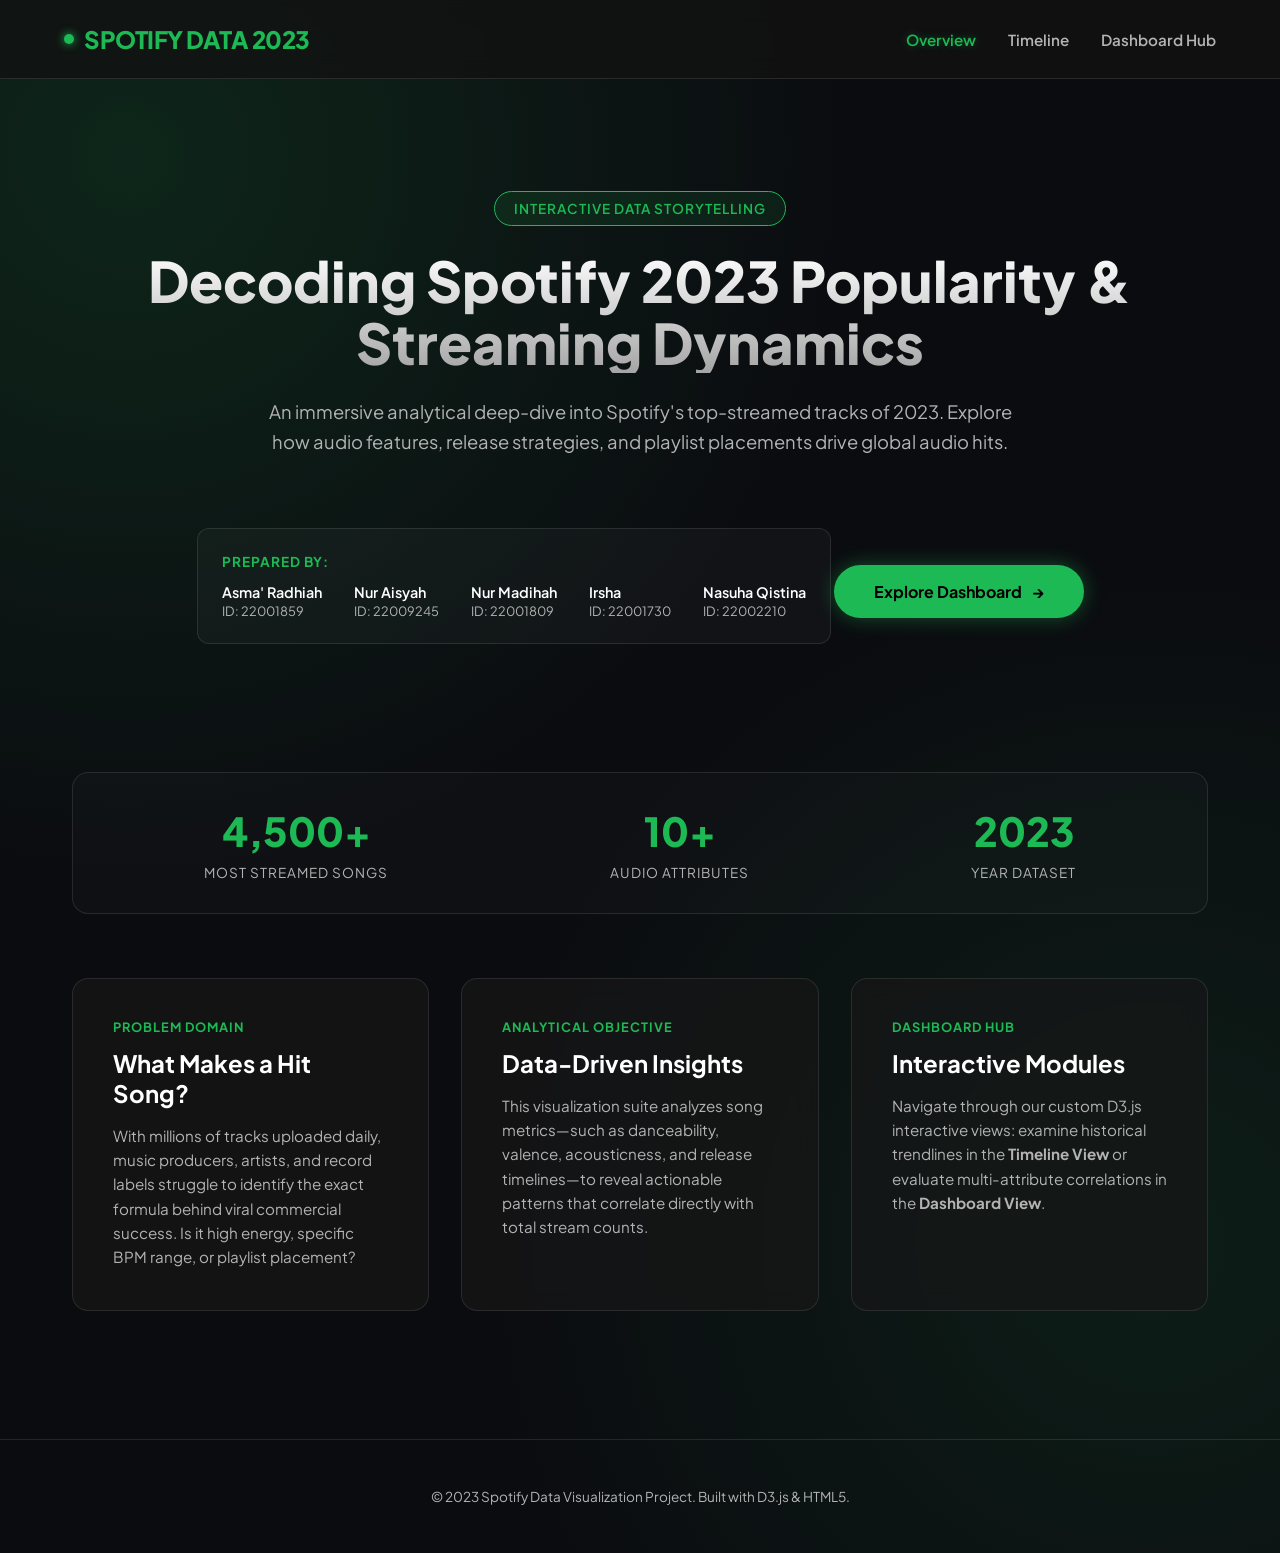
<file: landingpage.html>
<!DOCTYPE html>
<html lang="en">
<head>
  <meta charset="UTF-8">
  <meta name="viewport" content="width=device-width, initial-scale=1.0">
  <title>Spotify 2023 Analytics | Futuristic Overview</title>
  <!-- Google Fonts & D3.js -->
  <link href="https://fonts.googleapis.com/css2?family=Plus+Jakarta+Sans:wght@300;400;600;800&display=swap" rel="stylesheet">
  <script src="https://d3js.org/d3.v7.min.js"></script>

  <style>
    :root {
      --bg-color: #0b0c10;
      --card-bg: rgba(24, 24, 24, 0.7);
      --spotify-green: #1DB954;
      --green-glow: rgba(29, 185, 84, 0.4);
      --text-main: #FFFFFF;
      --text-muted: #B3B3B3;
      --border-color: rgba(255, 255, 255, 0.1);
    }

    * {
      box-sizing: border-box;
      margin: 0;
      padding: 0;
      font-family: 'Plus Jakarta Sans', sans-serif;
    }

    body {
      background-color: var(--bg-color);
      color: var(--text-main);
      min-height: 100vh;
      overflow-x: hidden;
      background-image: 
        radial-gradient(circle at 10% 10%, rgba(29, 185, 84, 0.15) 0%, transparent 40%),
        radial-gradient(circle at 90% 80%, rgba(29, 185, 84, 0.1) 0%, transparent 40%);
    }

    /* Navigation Header */
    nav {
      display: flex;
      justify-content: space-between;
      align-items: center;
      padding: 1.5rem 4rem;
      background: rgba(18, 18, 18, 0.8);
      backdrop-filter: blur(12px);
      border-bottom: 1px solid var(--border-color);
      position: sticky;
      top: 0;
      z-index: 100;
    }

    .logo {
      font-size: 1.5rem;
      font-weight: 800;
      color: var(--spotify-green);
      letter-spacing: -0.5px;
      display: flex;
      align-items: center;
      gap: 10px;
    }

    .logo-dot {
      width: 10px;
      height: 10px;
      background-color: var(--spotify-green);
      border-radius: 50%;
      box-shadow: 0 0 10px var(--spotify-green);
    }

    .nav-links {
      display: flex;
      gap: 2rem;
      list-style: none;
    }

    .nav-links a {
      color: var(--text-muted);
      text-decoration: none;
      font-weight: 600;
      font-size: 0.95rem;
      transition: all 0.3s ease;
    }

    .nav-links a:hover, .nav-links a.active {
      color: var(--spotify-green);
      text-shadow: 0 0 8px var(--green-glow);
    }

    /* Hero Section */
    .container {
      max-width: 1200px;
      margin: 0 auto;
      padding: 3rem 2rem;
    }

    .hero {
      text-align: center;
      padding: 4rem 1rem;
    }

    .hero-badge {
      display: inline-block;
      padding: 0.5rem 1.2rem;
      background: rgba(29, 185, 84, 0.1);
      border: 1px solid var(--spotify-green);
      border-radius: 50px;
      color: var(--spotify-green);
      font-size: 0.85rem;
      font-weight: 600;
      margin-bottom: 1.5rem;
      text-transform: uppercase;
      letter-spacing: 1px;
    }

    .hero h1 {
      font-size: 3.5rem;
      font-weight: 800;
      line-height: 1.1;
      margin-bottom: 1.5rem;
      background: linear-gradient(180deg, #FFFFFF 0%, #A5A5A5 100%);
      -webkit-background-clip: text;
      -webkit-text-fill-color: transparent;
    }

    .hero p {
      font-size: 1.15rem;
      color: var(--text-muted);
      max-width: 750px;
      margin: 0 auto 2.5rem;
      line-height: 1.6;
    }

    .cta-btn {
      display: inline-flex;
      align-items: center;
      gap: 10px;
      padding: 1rem 2.5rem;
      background-color: var(--spotify-green);
      color: #000;
      font-weight: 700;
      border-radius: 50px;
      text-decoration: none;
      box-shadow: 0 0 20px var(--green-glow);
      transition: transform 0.3s ease, box-shadow 0.3s ease;
    }

    .cta-btn:hover {
      transform: translateY(-3px);
      box-shadow: 0 0 35px rgba(29, 185, 84, 0.7);
    }

    /* Content Cards Section */
    .grid {
      display: grid;
      grid-template-columns: repeat(auto-fit, minmax(320px, 1fr));
      gap: 2rem;
      margin-top: 3rem;
    }

    .card {
      background: var(--card-bg);
      backdrop-filter: blur(10px);
      border: 1px solid var(--border-color);
      border-radius: 16px;
      padding: 2.5rem;
      transition: border-color 0.3s ease, transform 0.3s ease;
      position: relative;
      overflow: hidden;
    }

    .card::before {
      content: '';
      position: absolute;
      top: 0;
      left: 0;
      width: 100%;
      height: 3px;
      background: linear-gradient(90deg, transparent, var(--spotify-green), transparent);
      opacity: 0;
      transition: opacity 0.3s ease;
    }

    .card:hover {
      border-color: rgba(29, 185, 84, 0.4);
      transform: translateY(-5px);
    }

    .card:hover::before {
      opacity: 1;
    }

    .card-tag {
      font-size: 0.8rem;
      color: var(--spotify-green);
      font-weight: 700;
      text-transform: uppercase;
      letter-spacing: 1px;
      margin-bottom: 0.8rem;
    }

    .card h3 {
      font-size: 1.5rem;
      margin-bottom: 1rem;
    }

    .card p {
      color: var(--text-muted);
      line-height: 1.6;
      font-size: 0.95rem;
    }

    /* Quick Stats */
    .stats-container {
      display: flex;
      justify-content: space-around;
      gap: 1.5rem;
      margin: 4rem 0;
      padding: 2rem;
      background: rgba(255, 255, 255, 0.02);
      border: 1px solid var(--border-color);
      border-radius: 16px;
      text-align: center;
    }

    .stat-item h4 {
      font-size: 2.5rem;
      color: var(--spotify-green);
      font-weight: 800;
    }

    .stat-item p {
      color: var(--text-muted);
      font-size: 0.85rem;
      text-transform: uppercase;
      letter-spacing: 1px;
      margin-top: 0.5rem;
    }

    /* Footer */
    footer {
      text-align: center;
      padding: 3rem;
      border-top: 1px solid var(--border-color);
      color: var(--text-muted);
      font-size: 0.85rem;
      margin-top: 5rem;
    }
    /* Team Members / Prepared By Section */
.prepared-by {
  margin-top: 2rem;
  padding: 1.5rem;
  background: rgba(255, 255, 255, 0.03);
  border: 1px solid var(--border-color);
  border-radius: 12px;
  display: inline-block;
  text-align: left;
}

.prepared-by h4 {
  color: var(--spotify-green);
  font-size: 0.85rem;
  text-transform: uppercase;
  letter-spacing: 1px;
  margin-bottom: 0.8rem;
}

.team-grid {
  display: flex;
  gap: 2rem;
  flex-wrap: wrap;
}

.team-member {
  font-size: 0.9rem;
}

.team-member .name {
  color: var(--text-main);
  font-weight: 600;
  display: block;
}

.team-member .id {
  color: var(--text-muted);
  font-size: 0.8rem;
}
    /* Position the parent list item relative */
.nav-links .dropdown {
    position: relative;
}

/* Hide the dropdown menu by default */
.nav-links .dropdown-menu {
    display: none;
    position: absolute;
    top: 100%;
    left: 0;
    background-color: #121212; /* Match your navbar background */
    list-style: none;
    padding: 10px;
    min-width: 150px;
    z-index: 1000;
}

/* Make each dropdown link stack vertically */
.dropdown-menu li {
    display: block;
    margin: 5px 0;
}

/* Show the menu when hovering over the parent item */
.dropdown:hover .dropdown-menu {
    display: block;
}

  </style>
</head>
<body>

  <!-- Navigation Bar -->
  <nav>
    <div class="logo">
      <div class="logo-dot"></div> SPOTIFY DATA 2023
    </div>
  <ul class="nav-links">
    <li><a href="landingpage.html" class="active">Overview</a></li>
    <li><a href="timeline.html">Timeline</a></li>
    <li class="dropdown">
        <a href="#">Dashboard Hub</a>
        <ul class="dropdown-menu">
            <li><a href="dashboard/index.html">Basic</a></li>
            <li><a href="dashboard/AdvanceVisualization.html">Advanced</a></li>
        </ul>
    </li>
  </ul>
  </nav>


  <div class="container">
    
    <!-- Hero Section -->
    <section class="hero">
      <span class="hero-badge">Interactive Data Storytelling</span>
      <h1>Decoding Spotify 2023 Popularity & Streaming Dynamics</h1>
      <p>
        An immersive analytical deep-dive into Spotify's top-streamed tracks of 2023. Explore how audio features, release strategies, and playlist placements drive global audio hits.
      </p>
      <!-- Prepared By Section -->
      <div class="prepared-by">
        <h4>Prepared By:</h4>
        <div class="team-grid">
          <div class="team-member">
            <span class="name">Asma' Radhiah</span>
            <span class="id">ID: 22001859</span>
          </div>
          <div class="team-member">
            <span class="name">Nur Aisyah</span>
            <span class="id">ID: 22009245</span>
          </div>
          <div class="team-member">
            <span class="name">Nur Madihah</span>
            <span class="id">ID: 22001809</span>
          </div>
          <div class="team-member">
            <span class="name">Irsha</span>
            <span class="id">ID: 22001730</span>
          </div>
          <div class="team-member">
            <span class="name">Nasuha Qistina</span>
            <span class="id">ID: 22002210</span>
          </div>
        </div>
      </div>
      <a href="timeline.html" class="cta-btn">
        Explore Dashboard <span>→</span>
      </a>
    </section>

    <!-- Key Metrics Highlight -->
    <div class="stats-container">
      <div class="stat-item">
        <h4>4,500+</h4>
        <p>Most Streamed Songs</p>
      </div>
      <div class="stat-item">
        <h4>10+</h4>
        <p>Audio Attributes</p>
      </div>
      <div class="stat-item">
        <h4>2023</h4>
        <p>Year Dataset</p>
      </div>
    </div>

    <!-- Domain Summary & Problem Statement Grid -->
    <div class="grid">
      
      <!-- Card 1: Problem Domain -->
      <div class="card">
        <div class="card-tag">Problem Domain</div>
        <h3>What Makes a Hit Song?</h3>
        <p>
          With millions of tracks uploaded daily, music producers, artists, and record labels struggle to identify the exact formula behind viral commercial success. Is it high energy, specific BPM range, or playlist placement?
        </p>
      </div>

      <!-- Card 2: Objective -->
      <div class="card">
        <div class="card-tag">Analytical Objective</div>
        <h3>Data-Driven Insights</h3>
        <p>
          This visualization suite analyzes song metrics—such as danceability, valence, acousticness, and release timelines—to reveal actionable patterns that correlate directly with total stream counts.
        </p>
      </div>

      <!-- Card 3: Dashboard Navigation -->
      <div class="card">
        <div class="card-tag">Dashboard Hub</div>
        <h3>Interactive Modules</h3>
        <p>
          Navigate through our custom D3.js interactive views: examine historical trendlines in the <strong>Timeline View</strong> or evaluate multi-attribute correlations in the <strong>Dashboard View</strong>.
        </p>
      </div>

    </div>

  </div>

  <footer>
    <p>© 2023 Spotify Data Visualization Project. Built with D3.js & HTML5.</p>
  </footer>

</body>
</html>
</file>
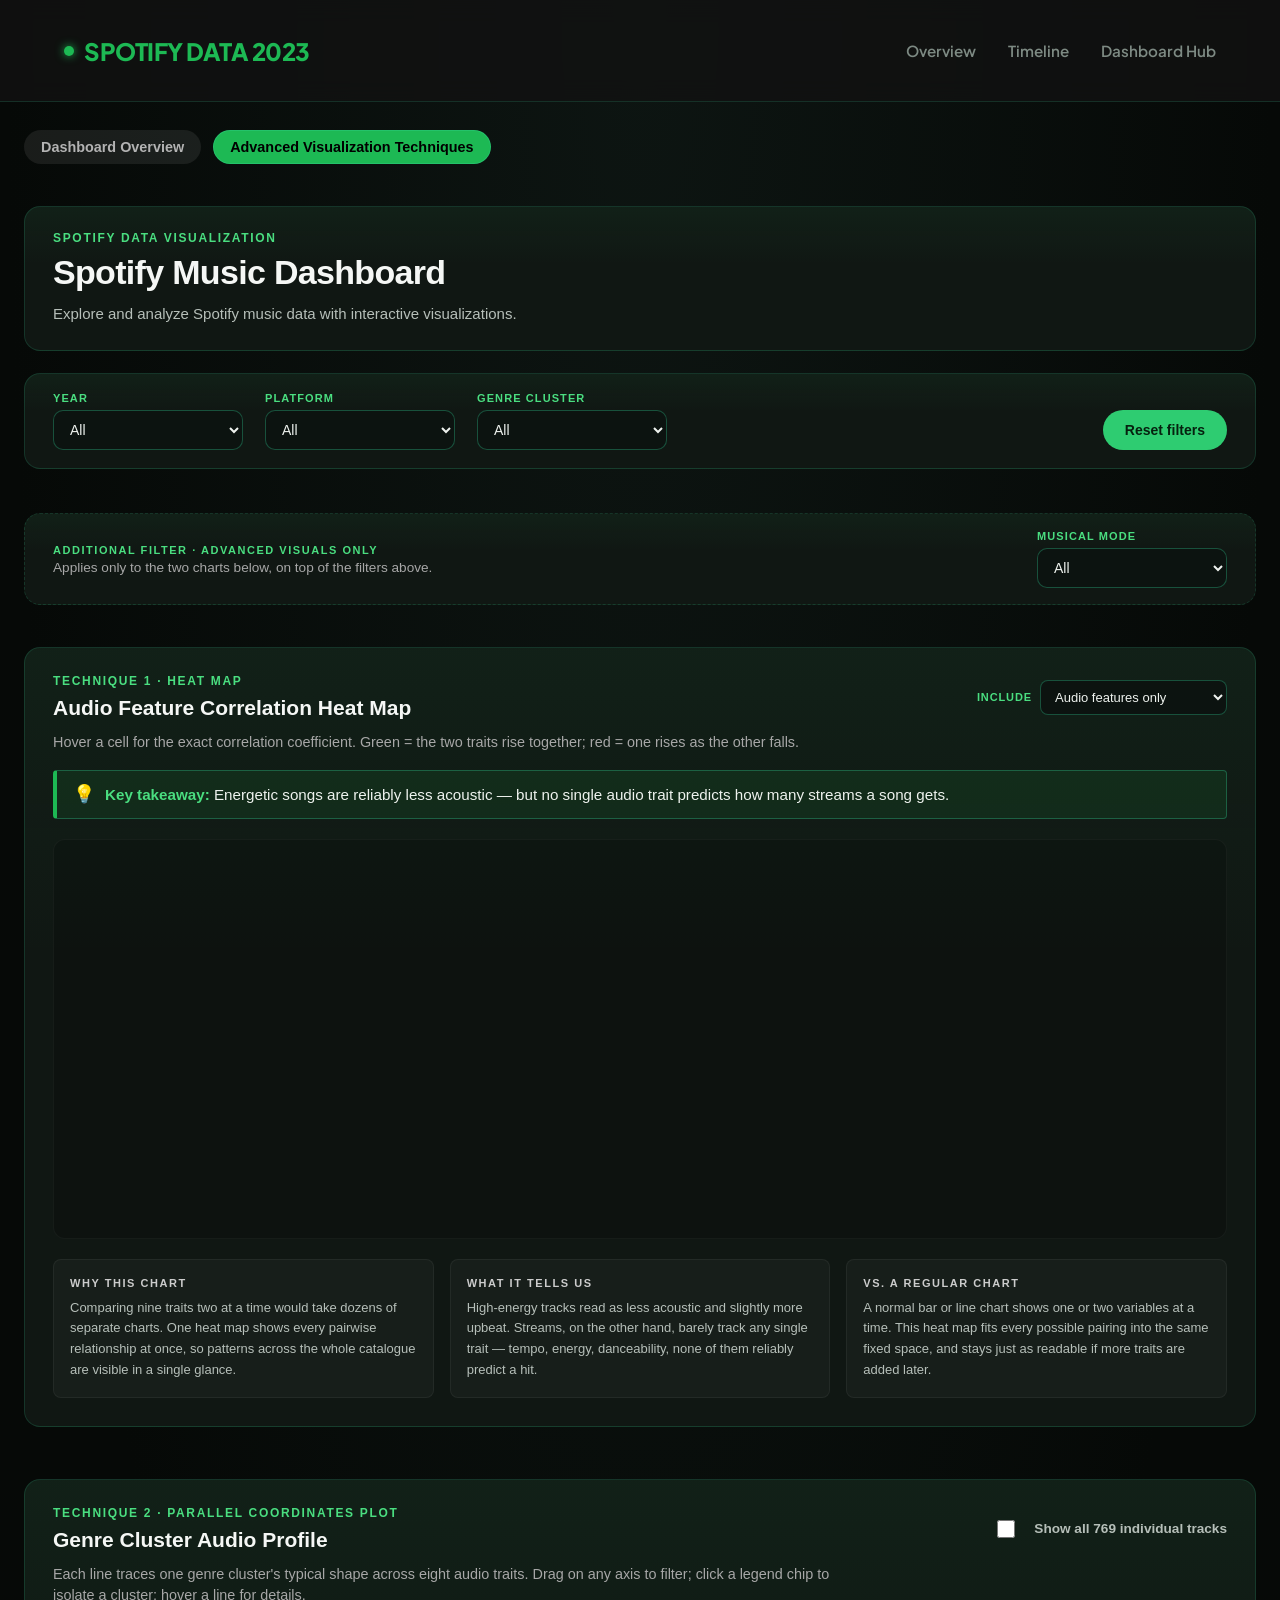
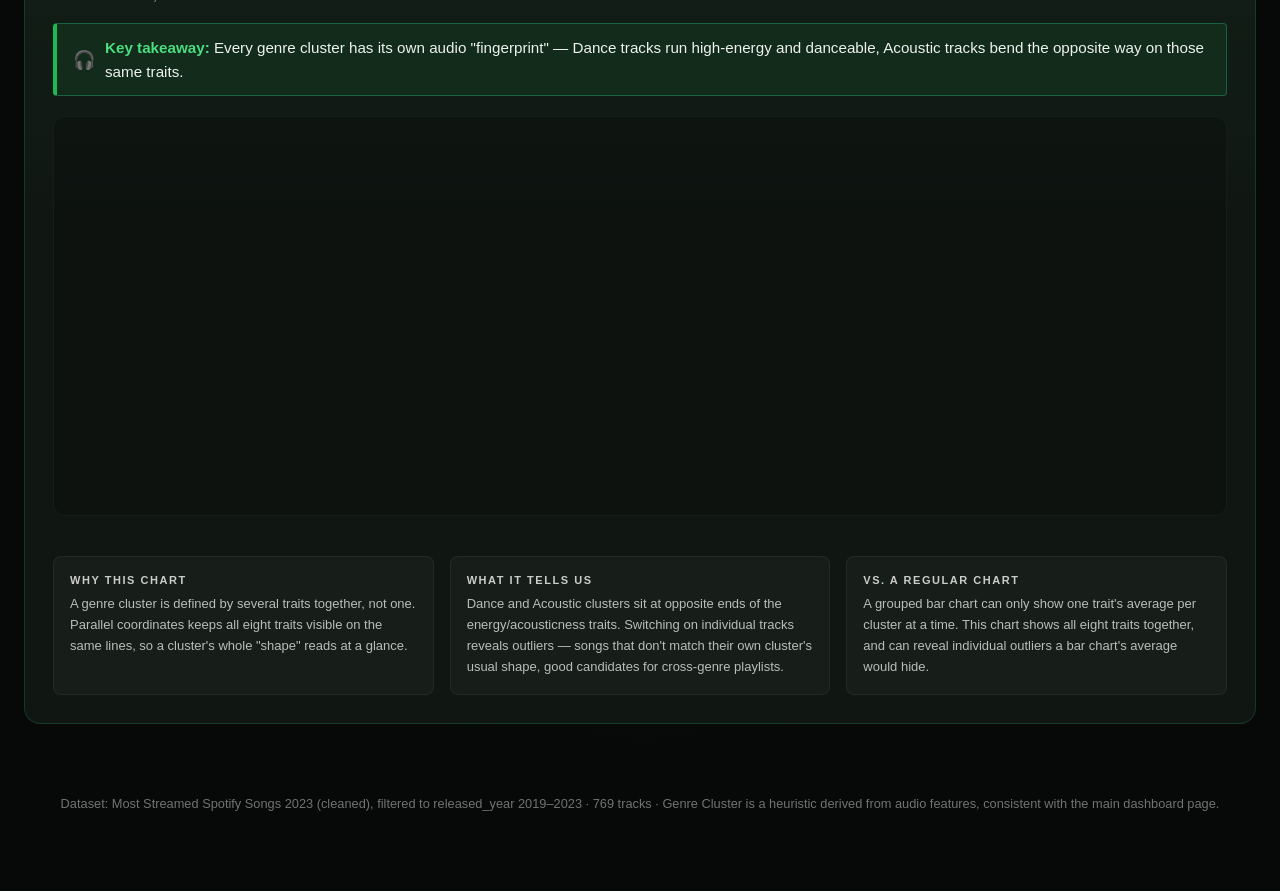
<file: dashboard/AdvanceVisualization.html>
<!DOCTYPE html>
<html lang="en">
<head>
<meta charset="UTF-8" />
<meta name="viewport" content="width=device-width, initial-scale=1.0" />
<title>Spotify Music Dashboard · Advanced Visualization Techniques</title>
<link rel="stylesheet" href="style2.css" />
</head>
<body>
<!-- Navigation Header -->
  <nav class="nav-bar">
    <div class="logo">
      <div class="logo-dot"></div> SPOTIFY DATA 2023
    </div>
  <ul class="nav-links">
    <li><a href="../landingpage.html">Overview</a></li>
    <li><a href="../timeline.html">Timeline</a></li>
    <li class="dropdown">
        <a href="#">Dashboard Hub</a>
        <ul class="dropdown-menu">
            <li><a href="index.html"  >Basic</a></li>
            <li><a href="AdvanceVisualization.html" class="active">Advanced</a></li>
        </ul>
    </li>
  </ul>
  </nav>
<div class="page">

  <!-- ===================== PAGE TABS ===================== -->
  <nav class="page-tabs">
    <span class="tab">Dashboard Overview</span>
    <span class="tab active">Advanced Visualization Techniques</span>
  </nav>

  <!-- ===================== HEADER (matches main dashboard page) ===================== -->
  <header class="panel hero">
    <p class="eyebrow">SPOTIFY DATA VISUALIZATION</p>
    <h1>Spotify Music Dashboard</h1>
    <p class="subtitle">Explore and analyze Spotify music data with interactive visualizations.</p>
  </header>

  <!-- ===================== FILTER BAR (matches main dashboard page) ===================== -->
  <section class="panel filterbar">
    <div class="field">
      <label for="yearFilter">YEAR</label>
      <select id="yearFilter">
        <option value="all">All</option>
      </select>
    </div>
    <div class="field">
      <label for="platformFilter">PLATFORM</label>
      <select id="platformFilter">
        <option value="all">All</option>
        <option value="Spotify">Spotify</option>
        <option value="Apple">Apple</option>
      </select>
    </div>
    <div class="field">
      <label for="clusterFilter">GENRE CLUSTER</label>
      <select id="clusterFilter">
        <option value="all">All</option>
      </select>
    </div>
    <button id="resetBtn" class="reset-btn">Reset filters</button>
  </section>

  <!-- ===================== KPI CARDS (same 5 metrics as main dashboard page) ===================== -->
  <section class="kpi-row" id="kpiRow"></section>

  <!-- ===================== SECONDARY FILTER — advanced visuals only ===================== -->
  <section class="panel mode-bar">
    <div class="mode-bar-text">
      <p class="eyebrow small">ADDITIONAL FILTER &middot; ADVANCED VISUALS ONLY</p>
      <p class="mode-note">Applies only to the two charts below, on top of the filters above.</p>
    </div>
    <div class="field">
      <label for="modeFilter">MUSICAL MODE</label>
      <select id="modeFilter">
        <option value="all">All</option>
        <option value="Major">Major</option>
        <option value="Minor">Minor</option>
      </select>
    </div>
  </section>

  <!-- ===================== HEAT MAP ===================== -->
  <section class="panel chart-panel">
    <div class="panel-head">
      <div>
        <p class="eyebrow">TECHNIQUE 1 &middot; HEAT MAP</p>
        <h2>Audio Feature Correlation Heat Map</h2>
      </div>
      <div class="chart-controls">
        <label for="metricFilter">Include</label>
        <select id="metricFilter">
          <option value="audio">Audio features only</option>
          <option value="full">Audio features + streams</option>
        </select>
      </div>
    </div>
    <p class="panel-note-full">Hover a cell for the exact correlation coefficient. Green = the two traits rise
      together; red = one rises as the other falls.</p>

    <div class="insight-banner" id="heatmapInsight">
      <span class="insight-icon">💡</span>
      <span><strong>Key takeaway:</strong> Energetic songs are reliably less acoustic &mdash; but no single audio
      trait predicts how many streams a song gets.</span>
    </div>

    <div class="chart-body">
      <div id="heatmap" class="chart-svg-wrap"></div>
      <div id="heatmapTooltip" class="tooltip"></div>
    </div>

    <div class="rationale-grid">
      <div class="rationale-card">
        <p class="eyebrow small">WHY THIS CHART</p>
        <p>Comparing nine traits two at a time would take dozens of separate charts. One heat map shows every
          pairwise relationship at once, so patterns across the whole catalogue are visible in a single
          glance.</p>
      </div>
      <div class="rationale-card">
        <p class="eyebrow small">WHAT IT TELLS US</p>
        <p>High-energy tracks read as less acoustic and slightly more upbeat. Streams, on the other hand, barely
          track any single trait &mdash; tempo, energy, danceability, none of them reliably predict a hit.</p>
      </div>
      <div class="rationale-card">
        <p class="eyebrow small">VS. A REGULAR CHART</p>
        <p>A normal bar or line chart shows one or two variables at a time. This heat map fits every possible
          pairing into the same fixed space, and stays just as readable if more traits are added later.</p>
      </div>
    </div>
  </section>

  <!-- ===================== PARALLEL COORDINATES ===================== -->
  <section class="panel chart-panel">
    <div class="panel-head">
      <div>
        <p class="eyebrow">TECHNIQUE 2 &middot; PARALLEL COORDINATES PLOT</p>
        <h2>Genre Cluster Audio Profile</h2>
      </div>
      <label class="toggle-switch">
        <input type="checkbox" id="showIndividualToggle" />
        <span>Show all 769 individual tracks</span>
      </label>
    </div>
    <p class="panel-note-full">Each line traces one genre cluster's typical shape across eight audio traits.
      Drag on any axis to filter; click a legend chip to isolate a cluster; hover a line for details.</p>

    <div class="insight-banner">
      <span class="insight-icon">🎧</span>
      <span><strong>Key takeaway:</strong> Every genre cluster has its own audio "fingerprint" &mdash; Dance
      tracks run high-energy and danceable, Acoustic tracks bend the opposite way on those same traits.</span>
    </div>

    <div class="chart-body">
      <div id="parallel" class="chart-svg-wrap"></div>
      <div id="parallelTooltip" class="tooltip"></div>
    </div>

    <div id="clusterLegend" class="legend-row"></div>

    <div class="rationale-grid">
      <div class="rationale-card">
        <p class="eyebrow small">WHY THIS CHART</p>
        <p>A genre cluster is defined by several traits together, not one. Parallel coordinates keeps all eight
          traits visible on the same lines, so a cluster's whole "shape" reads at a glance.</p>
      </div>
      <div class="rationale-card">
        <p class="eyebrow small">WHAT IT TELLS US</p>
        <p>Dance and Acoustic clusters sit at opposite ends of the energy/acousticness traits. Switching on
          individual tracks reveals outliers &mdash; songs that don't match their own cluster's usual shape,
          good candidates for cross-genre playlists.</p>
      </div>
      <div class="rationale-card">
        <p class="eyebrow small">VS. A REGULAR CHART</p>
        <p>A grouped bar chart can only show one trait's average per cluster at a time. This chart shows all
          eight traits together, and can reveal individual outliers a bar chart's average would hide.</p>
      </div>
    </div>
  </section>

  <footer class="footnote">
    Dataset: Most Streamed Spotify Songs 2023 (cleaned), filtered to released_year 2019&ndash;2023 &middot; 769
    tracks &middot; Genre Cluster is a heuristic derived from audio features, consistent with the main
    dashboard page.
  </footer>

</div>

<script src="https://d3js.org/d3.v7.min.js"></script>
<script src="AdvanceVisualisation.js"></script>
</body>
</html>
</file>
<file: dashboard/style2.css>
@import url('https://fonts.googleapis.com/css2?family=Plus+Jakarta+Sans:wght@400;500;600;700;800&display=swap');
:root {
  --bg: #0a0f0c;
  --panel: #101713;
  --panel-border: rgba(52, 211, 153, 0.16);
  --panel-border-strong: rgba(52, 211, 153, 0.32);
  --accent: #2ecc71;
  --accent-bright: #4ade80;
  --accent-dim: rgba(46, 204, 113, 0.14);
  --text-main: #eef2ee;
  --text-mid: #b6bfb9;
  --text-muted: #7d8a83;
  --red: #ef4444;
  --font: -apple-system, BlinkMacSystemFont, "Segoe UI", Inter, Roboto, Helvetica, Arial, sans-serif;
  --spotify-green: #1DB954;  
  --green-glow: rgba(29, 185, 84, 0.4);
  --green-glow-strong: rgba(29, 185, 84, 0.7);
  --shadow: 0 24px 80px rgba(0, 0, 0, 0.6);


}

* { box-sizing: border-box; }

html, body {
  margin: 0;
  padding: 0;
  background: radial-gradient(ellipse at top, #0d1512 0%, #060907 70%);
  color: var(--text-main);
  font-family: var(--font);
  -webkit-font-smoothing: antialiased;
}

.page {
  max-width: 1280px;
  margin: 0 auto;
  padding: 28px 24px 60px;
  display: flex;
  flex-direction: column;
  gap: 22px;
}

.panel {
  background: linear-gradient(180deg, rgba(46,204,113,0.05), rgba(46,204,113,0) 40%), var(--panel);
  border: 1px solid var(--panel-border);
  border-radius: 16px;
  padding: 24px 28px;
}

.eyebrow {
  text-transform: uppercase;
  letter-spacing: 0.14em;
  font-size: 12px;
  font-weight: 700;
  color: var(--accent-bright);
  margin: 0 0 8px;
}

.eyebrow.small { font-size: 11px; margin-bottom: 6px; }

.hero h1 {
  font-size: 34px;
  font-weight: 800;
  margin: 0 0 10px;
  letter-spacing: -0.02em;
  color: #f5f7f5;
}

.hero .subtitle {
  color: var(--text-mid);
  font-size: 15px;
  line-height: 1.6;
  max-width: 900px;
  margin: 0;
}

.hero .subtitle strong { color: var(--text-main); }

/* ---------- page tabs ---------- */
.page-tabs {
  display: flex;
  gap: 8px;
}

.page-tabs .tab {
  font-size: 12.5px;
  font-weight: 700;
  color: var(--text-muted);
  padding: 8px 16px;
  border-radius: 999px;
  border: 1px solid transparent;
  cursor: default;
}

.page-tabs .tab.active {
  color: var(--accent-bright);
  border-color: var(--panel-border-strong);
  background: var(--accent-dim);
}

/* ---------- secondary mode filter bar ---------- */
.mode-bar {
  display: flex;
  align-items: center;
  justify-content: space-between;
  gap: 20px;
  flex-wrap: wrap;
  padding: 16px 28px;
  border-style: dashed;
}

.mode-bar-text { max-width: 560px; }
.mode-bar-text .eyebrow { margin-bottom: 4px; }
.mode-note {
  margin: 0;
  font-size: 12.5px;
  color: var(--text-muted);
}

/* ---------- filter bar ---------- */
.filterbar {
  display: flex;
  align-items: flex-end;
  gap: 22px;
  flex-wrap: wrap;
  padding: 18px 28px;
}

.field {
  display: flex;
  flex-direction: column;
  gap: 6px;
  min-width: 190px;
}

.field label {
  font-size: 11px;
  font-weight: 700;
  letter-spacing: 0.1em;
  color: var(--accent-bright);
  text-transform: uppercase;
}

.field select {
  background: #0c1310;
  border: 1px solid var(--panel-border-strong);
  color: var(--text-main);
  padding: 10px 12px;
  border-radius: 10px;
  font-size: 14px;
  font-family: var(--font);
  outline: none;
  cursor: pointer;
}

.field select:focus {
  border-color: var(--accent);
  box-shadow: 0 0 0 3px var(--accent-dim);
}

.reset-btn {
  background: var(--accent);
  color: #06210f;
  border: none;
  font-weight: 700;
  font-size: 14px;
  padding: 12px 22px;
  border-radius: 999px;
  cursor: pointer;
  transition: transform 0.15s ease, background 0.15s ease;
  margin-left: auto;
}

.reset-btn:hover { background: var(--accent-bright); transform: translateY(-1px); }
.reset-btn:focus-visible { outline: 3px solid var(--accent-bright); outline-offset: 2px; }

/* ---------- KPI cards ---------- */
.kpi-row {
  display: grid;
  grid-template-columns: repeat(5, 1fr);
  gap: 16px;
}

.kpi-card {
  background: var(--panel);
  border: 1px solid var(--panel-border);
  border-radius: 14px;
  padding: 18px 18px;
  position: relative;
  overflow: hidden;
}

.kpi-card::before {
  content: "";
  position: absolute;
  top: 0; left: 0; right: 0;
  height: 2px;
  background: linear-gradient(90deg, var(--accent), transparent);
}

.kpi-card .label {
  font-size: 11px;
  letter-spacing: 0.1em;
  text-transform: uppercase;
  color: var(--text-muted);
  margin: 0 0 8px;
  font-weight: 700;
}

.kpi-card .value {
  font-size: 26px;
  font-weight: 800;
  color: var(--accent-bright);
  margin: 0 0 6px;
}

.kpi-card .desc {
  font-size: 12.5px;
  color: var(--text-muted);
  margin: 0;
  line-height: 1.4;
}

/* ---------- chart panels ---------- */
.chart-panel { padding: 26px 28px 28px; }

.panel-head {
  display: flex;
  justify-content: space-between;
  align-items: flex-end;
  gap: 24px;
  flex-wrap: wrap;
  margin-bottom: 14px;
}

.panel-head h2 {
  margin: 0;
  font-size: 21px;
  font-weight: 800;
  color: #f5f7f5;
}

.panel-note {
  color: var(--text-muted);
  font-size: 13px;
  max-width: 380px;
  margin: 0;
  text-align: right;
  line-height: 1.5;
}

.panel-note-full {
  color: var(--text-muted);
  font-size: 13px;
  margin: 0 0 16px;
  line-height: 1.5;
  max-width: 800px;
}

.chart-controls {
  display: flex;
  align-items: center;
  gap: 10px;
}

.chart-controls label {
  font-size: 11px;
  font-weight: 700;
  letter-spacing: 0.08em;
  text-transform: uppercase;
  color: var(--accent-bright);
}

.chart-controls select {
  background: #0c1310;
  border: 1px solid var(--panel-border-strong);
  color: var(--text-main);
  padding: 8px 10px;
  border-radius: 8px;
  font-size: 13px;
  font-family: var(--font);
  cursor: pointer;
}

.insight-banner {
  display: flex;
  align-items: flex-start;
  gap: 10px;
  background: var(--accent-dim);
  border: 1px solid var(--panel-border-strong);
  border-radius: 12px;
  padding: 14px 18px;
  font-size: 14px;
  line-height: 1.55;
  color: var(--text-main);
  margin-bottom: 18px;
}

.insight-banner strong { color: var(--accent-bright); }
.insight-icon { font-size: 18px; line-height: 1; }

.toggle-switch {
  display: flex;
  align-items: center;
  gap: 8px;
  font-size: 13px;
  font-weight: 600;
  color: var(--text-mid);
  cursor: pointer;
  user-select: none;
}

.toggle-switch input {
  width: 34px;
  height: 18px;
  accent-color: var(--accent);
  cursor: pointer;
}

.chart-body {
  position: relative;
  width: 100%;
  overflow-x: auto;
  border-radius: 12px;
  background: rgba(0,0,0,0.18);
  border: 1px solid rgba(255,255,255,0.04);
}

.chart-svg-wrap { width: 100%; }

svg text { fill: var(--text-mid); font-family: var(--font); }
.axis-label { fill: var(--text-mid); font-size: 11px; font-weight: 600; }
.axis path, .axis line { stroke: rgba(255,255,255,0.12); }

/* tooltip */
.tooltip {
  position: absolute;
  pointer-events: none;
  background: #0c1613;
  border: 1px solid var(--panel-border-strong);
  border-radius: 10px;
  padding: 10px 12px;
  font-size: 12.5px;
  line-height: 1.5;
  color: var(--text-main);
  box-shadow: 0 8px 24px rgba(0,0,0,0.45);
  opacity: 0;
  transform: translate(-50%, -110%);
  transition: opacity 0.1s ease;
  z-index: 20;
  max-width: 240px;
}

.tooltip strong { color: var(--accent-bright); }

/* legend */
.legend-row {
  display: flex;
  flex-wrap: wrap;
  gap: 10px;
  margin-top: 16px;
}

.legend-chip {
  display: flex;
  align-items: center;
  gap: 8px;
  padding: 7px 14px;
  border-radius: 999px;
  border: 1px solid var(--panel-border-strong);
  background: rgba(255,255,255,0.02);
  font-size: 12.5px;
  font-weight: 600;
  color: var(--text-mid);
  cursor: pointer;
  transition: all 0.15s ease;
  user-select: none;
}

.legend-chip .swatch {
  width: 10px; height: 10px;
  border-radius: 50%;
  display: inline-block;
}

.legend-chip.active {
  border-color: var(--accent);
  color: var(--text-main);
  background: var(--accent-dim);
}

.legend-chip.dimmed { opacity: 0.35; }

/* rationale text blocks */
.rationale-grid {
  display: grid;
  grid-template-columns: repeat(3, 1fr);
  gap: 16px;
  margin-top: 22px;
}

.rationale-card {
  background: rgba(255,255,255,0.02);
  border: 1px solid rgba(255,255,255,0.06);
  border-radius: 12px;
  padding: 16px 18px;
}

.rationale-card p:last-child {
  font-size: 13px;
  color: var(--text-mid);
  line-height: 1.6;
  margin: 0;
}

.footnote {
  text-align: center;
  color: var(--text-muted);
  font-size: 12px;
  padding: 8px 0 4px;
}

/* brush styling */
.brush .selection {
  fill: var(--accent);
  fill-opacity: 0.15;
  stroke: var(--accent-bright);
}

/* responsive */
@media (max-width: 1100px) {
  .kpi-row { grid-template-columns: repeat(2, 1fr); }
  .rationale-grid { grid-template-columns: 1fr; }
}
@media (max-width: 640px) {
  .kpi-row { grid-template-columns: 1fr; }
  .panel-note { text-align: left; max-width: none; }
  .panel-head { flex-direction: column; align-items: flex-start; }
}

/* ==========================================================================
   ADVANCED VISUALIZATION TECHNIQUES (Page-Specific Styles)
   ========================================================================== */

/* 1. Page Navigation Tabs */
.page-tabs {
  display: flex;
  gap: 12px;
  margin-bottom: 20px;
}

.page-tabs .tab {
  padding: 8px 16px;
  border-radius: 20px;
  background-color: rgba(255, 255, 255, 0.08);
  color: #b3b3b3;
  cursor: pointer;
  font-size: 0.9rem;
}

.page-tabs .tab.active {
  background-color: #1db954; /* Spotify green */
  color: #000000;
  font-weight: bold;
}

/* 2. Secondary Filter Mode Bar */
.mode-bar {
  display: flex;
  justify-content: space-between;
  align-items: center;
  margin-bottom: 20px;
}

.mode-note {
  font-size: 0.85rem;
  color: #a7a7a7;
  margin-top: 4px;
}

/* 3. Heatmap & Parallel Plot Chart Wrappers */
.chart-panel {
  margin-bottom: 30px;
}

.panel-head {
  display: flex;
  justify-content: space-between;
  align-items: center;
  margin-bottom: 12px;
}

.chart-controls {
  display: flex;
  align-items: center;
  gap: 8px;
}

.panel-note-full {
  font-size: 0.9rem;
  color: #a7a7a7;
  margin-bottom: 16px;
}

/* 4. Insight Banners & Tooltips */
.insight-banner {
  display: flex;
  align-items: center;
  gap: 10px;
  background-color: rgba(29, 185, 84, 0.1);
  border-left: 4px solid #1db954;
  padding: 12px 16px;
  border-radius: 4px;
  margin-bottom: 20px;
  font-size: 0.95rem;
}

.chart-body {
  position: relative;
  width: 100%;
  min-height: 400px;
  margin-bottom: 20px;
}

.chart-svg-wrap {
  width: 100%;
  height: 100%;
}

.tooltip {
  position: absolute;
  pointer-events: none;
  background: rgba(0, 0, 0, 0.85);
  color: #fff;
  padding: 8px 12px;
  border-radius: 4px;
  font-size: 0.85rem;
  z-index: 10;
}

/* 5. Legend & Toggle Switches */
.toggle-switch {
  display: flex;
  align-items: center;
  gap: 8px;
  font-size: 0.85rem;
  cursor: pointer;
}

.legend-row {
  display: flex;
  flex-wrap: wrap;
  gap: 12px;
  margin-bottom: 20px;
}

/* 6. Rationale Grid Cards */
.rationale-grid {
  display: grid;
  grid-template-columns: repeat(auto-fit, minmax(250px, 1fr));
  gap: 16px;
  margin-top: 20px;
}

.rationale-card {
  background-color: rgba(255, 255, 255, 0.03);
  padding: 16px;
  border-radius: 8px;
  border: 1px solid rgba(255, 255, 255, 0.05);
}

.rationale-card p {
  font-size: 0.85rem;
  line-height: 1.4;
  color: #cccccc;
}

/* 7. Footnote */
.footnote {
  text-align: center;
  font-size: 0.8rem;
  color: #727272;
  padding: 20px 0;
}

/* Position the parent list item relative */
.nav-links .dropdown {
    position: relative;
}

/* Hide the dropdown menu by default */
.nav-links .dropdown-menu {
    display: none;
    position: absolute;
    top: 100%;
    left: 0;
    background-color: #121212; /* Match your navbar background */
    list-style: none;
    padding: 10px;
    min-width: 150px;
    z-index: 1000;
}

/* Make each dropdown link stack vertically */
.dropdown-menu li {
    display: block;
    margin: 5px 0;
}

/* Show the menu when hovering over the parent item */
.dropdown:hover .dropdown-menu {
    display: block;
}


/* NAVIGATION BARR - Header & Navigation */
/* ==========================================================================
   SHARED NAVIGATION BAR (from style.css)
   ========================================================================== */
nav.nav-bar,
nav.nav-bar * {   
    font-family: 'Plus Jakarta Sans', sans-serif;
}
nav.nav-bar {
    display: flex;
    justify-content: space-between;
    align-items: center;
    padding: 1.5rem 4rem;
    background: rgba(18, 18, 18, 0.8);
    backdrop-filter: blur(12px);
    border-bottom: 1px solid var(--panel-border);
    position: sticky;
    top: 0;
    z-index: 100;
}

.logo {
    font-size: 1.5rem;
    font-weight: 800;
    color: var(--spotify-green);
    letter-spacing: -0.5px;
    display: flex;
    align-items: center;
    gap: 10px;
}

.logo-dot {
    width: 10px;
    height: 10px;
    background-color: var(--spotify-green);
    border-radius: 50%;
    box-shadow: 0 0 10px var(--spotify-green);
}

.nav-links {
    display: flex;
    gap: 2rem;
    list-style: none;
}

.nav-links a {
    color: var(--text-muted);
    text-decoration: none;
    font-weight: 600;
    font-size: 0.95rem;
    transition: all 0.3s ease;
}

.nav-links a:hover,
.nav-links a.active {
    color: var(--spotify-green);
    text-shadow: 0 0 8px var(--green-glow);
}

/* Dropdown */

.nav-links .dropdown {
    position: relative;
}

.nav-links .dropdown-menu {
    display: none;
    position: absolute;
    top: 100%;
    left: 0;
    background: rgba(18, 18, 18, 0.95);
    border: 1px solid var(--panel-border);
    border-radius: 10px;
    list-style: none;
    padding: 8px 0;
    min-width: 180px;
    z-index: 1000;
    backdrop-filter: blur(10px);
}

.dropdown-menu li {
    display: block;
}

.dropdown-menu a {
    display: block;
    padding: 10px 15px;
    color: var(--text-muted);
    text-decoration: none;
}

.dropdown-menu a:hover {
    color: var(--spotify-green);
    background: rgba(29, 185, 84, 0.08);
}

.dropdown:hover .dropdown-menu {
    display: block;
}

@media (max-width: 720px) {
    nav.nav-bar {
        padding: 1rem 1.5rem;
    }
}
</file>
